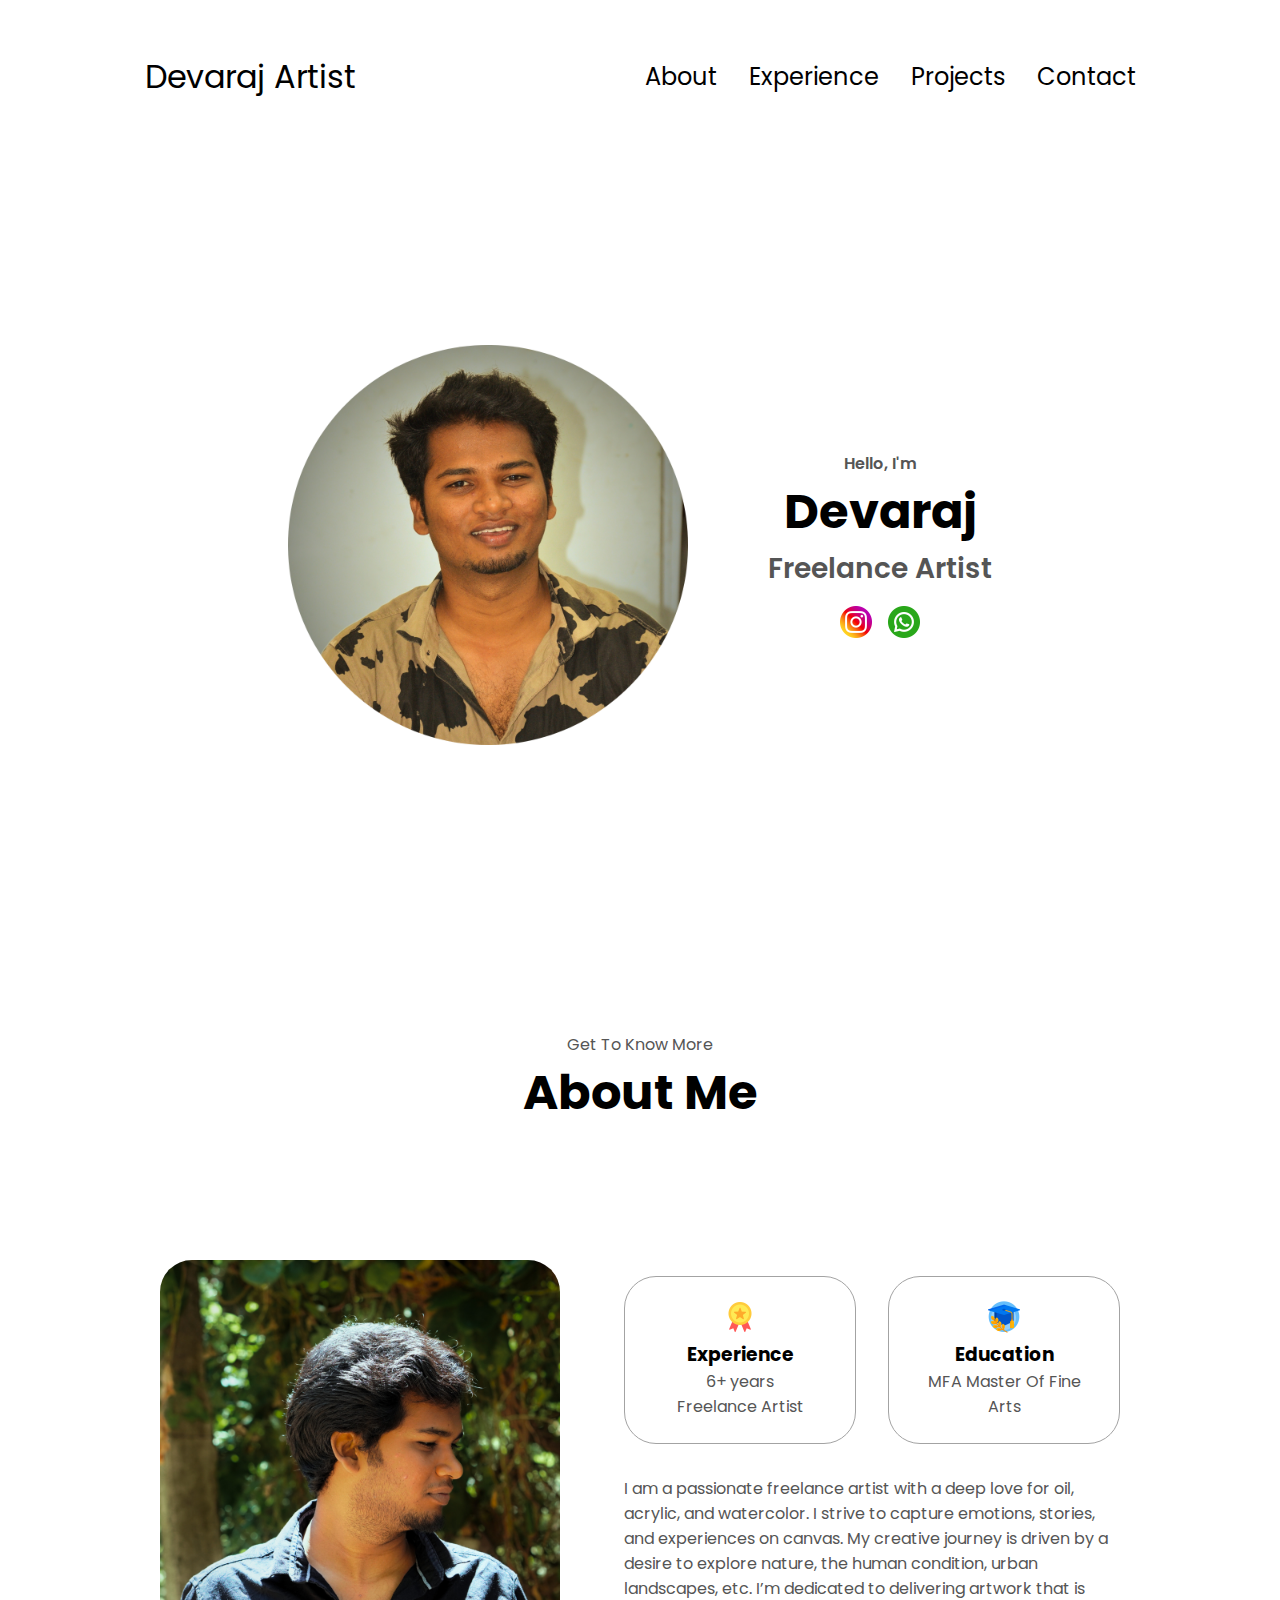
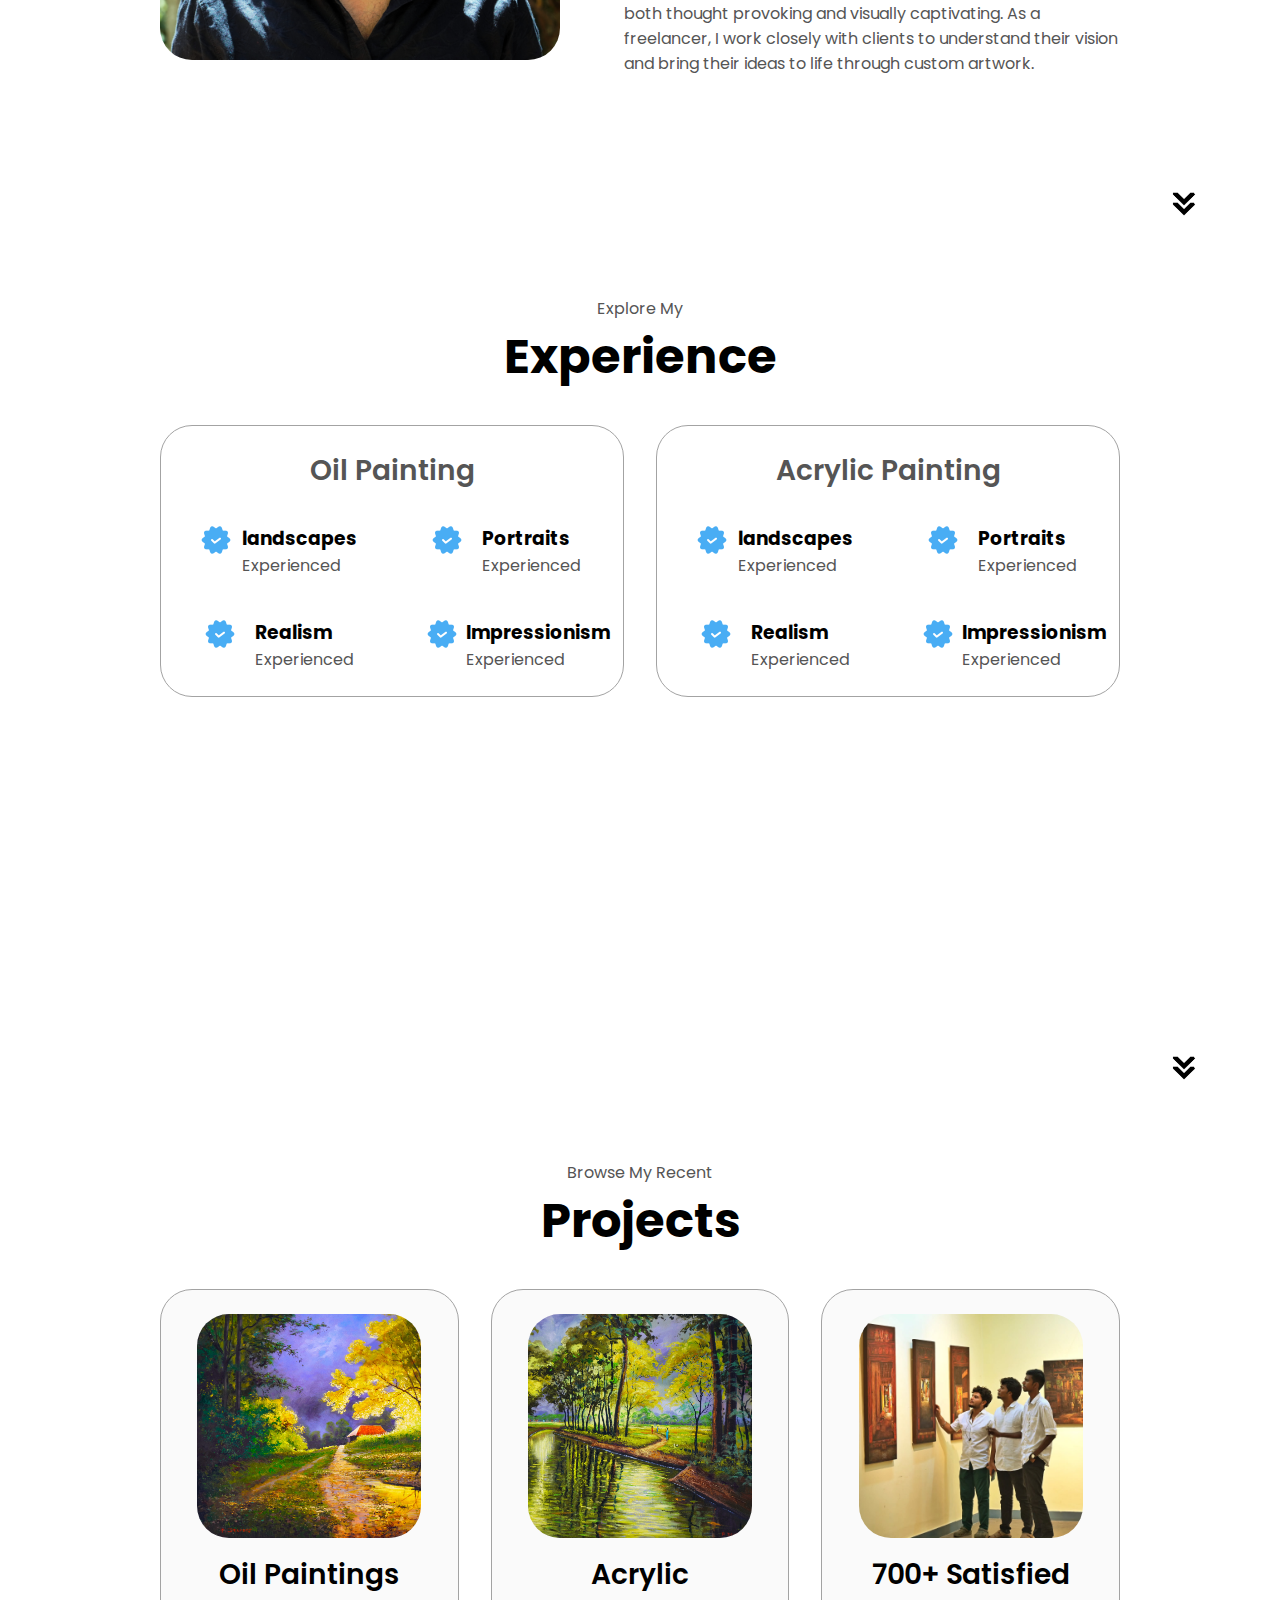
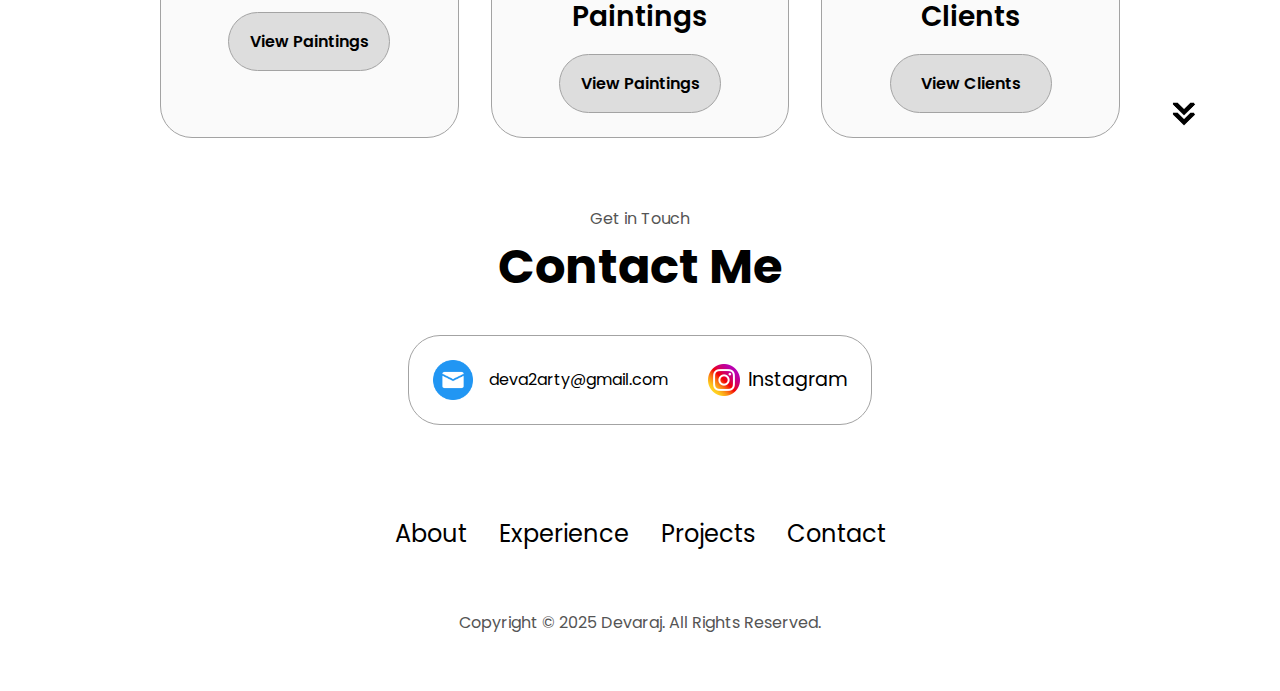
<file: index.html>
<!DOCTYPE html>
<html lang="en">
  <head>
    <meta charset="UTF-8" />
    <meta http-equiv="X-UA-Compatible" content="IE=edge" />
    <meta name="viewport" content="width=device-width, initial-scale=1.0" />
    <title>My Portfolio</title>
    <link rel="shortcut icon" href="assets/paint-palette.png" type="image/x-icon">
    <link rel="stylesheet" href="style.css" />
    <link rel="stylesheet" href="mediaqueries.css" />
  </head>
  <body>
    <nav id="desktop-nav">
      <div class="logo">Devaraj Artist</div>
      <div>
        <ul class="nav-links">
          <li><a href="#about">About</a></li>
          <li><a href="#experience">Experience</a></li>
          <li><a href="#projects">Projects</a></li>
          <li><a href="#contact">Contact</a></li>
        </ul>
      </div>
    </nav>
    <nav id="hamburger-nav">
      <div class="logo">Devaraj Artist</div>
      <div class="hamburger-menu">
        <div class="hamburger-icon" onclick="toggleMenu()">
          <span></span>
          <span></span>
          <span></span>
        </div>
        <div class="menu-links">
          <li><a href="#about" onclick="toggleMenu()">About</a></li>
          <li><a href="#experience" onclick="toggleMenu()">Experience</a></li>
          <li><a href="#projects" onclick="toggleMenu()">Projects</a></li>
          <li><a href="#contact" onclick="toggleMenu()">Contact</a></li>
        </div>
      </div>
    </nav>
    <section id="profile">
      <div class="section__pic-container">
        <img src="./assets/new.png" alt="profile picture" />
      </div>
      <div class="section__text">
        <p class="section__text__p1">Hello, I'm</p>
        <h1 class="title">Devaraj</h1>
        <p class="section__text__p2">Freelance Artist</p>
        <!-- <div class="btn-container">
          <button
            class="btn btn-color-2"
            onclick="window.open('./assets/resume-example.pdf')"
          >
            Download CV
          </button>
          <button class="btn btn-color-1" onclick="location.href='./#contact'">
            Contact Info
          </button>
        </div> -->
        <div id="socials-container">
          <img
            src="./assets/social.png"
            alt="My Instagram profile"
            class="icon"
            onclick="location.href='https://www.instagram.com/devaraj.paintings/'"
          />
          <img
            src="./assets/whatsapp.png"
            alt="My Whatsapp profile"
            class="icon"
            onclick="location.href='https://wa.me/8220801175/'"
          />
        </div>
      </div>
    </section>
    <section id="about">
      <p class="section__text__p1">Get To Know More</p>
      <h1 class="title">About Me</h1>
      <div class="section-container">
        <div class="section__pic-container">
          <img
            src="./assets/deva.png"
            alt="Profile picture"
            class="about-pic"
          />
        </div>
        <div class="about-details-container">
          <div class="about-containers">
            <div class="details-container">
              <img
                src="./assets/medal.png"
                alt="Experience icon"
                class="icon"
              />
              <h3>Experience</h3>
              <p>6+ years <br />Freelance Artist</p>
            </div>
            <div class="details-container">
              <img
                src="./assets/graduation-cap.png"
                alt="Education icon"
                class="icon"
              />
              <h3>Education</h3>
              <p>MFA Master Of Fine Arts</p>
              <!-- <p>B.Sc. Bachelors Degree<br />M.Sc. Masters Degree</p> -->
            </div>
          </div>
          <div class="text-container">
            <p>
              I am a passionate freelance artist with a deep love for oil, acrylic, and 
              watercolor. I strive to capture emotions,
               stories, and experiences on canvas. My creative journey is driven by 
               a desire to explore nature, the human condition, urban landscapes, etc. 
               I’m dedicated to delivering artwork that is both thought provoking and 
               visually captivating. As a freelancer, I work closely with clients to
                understand their vision and bring their ideas to life through custom artwork.
            </p>
          </div>
        </div>
      </div>
      <img
        src="./assets/arrow.png"
        alt="Arrow icon"
        class="icon arrow"
        onclick="location.href='./#experience'"
      />
    </section>
    <section id="experience">
      <p class="section__text__p1">Explore My</p>
      <h1 class="title">Experience</h1>
      <div class="experience-details-container">
        <div class="about-containers">
          <div class="details-container">
            <h2 class="experience-sub-title">Oil Painting</h2>
            <div class="article-container">
              <article>
                <img
                  src="./assets/verified.png"
                  alt="Experience icon"
                  class="icon"
                />
                <div>
                  <h3>landscapes</h3>
                  <p>Experienced</p>
                </div>
              </article>
              <article>
                <img
                  src="./assets/verified.png"
                  alt="Experience icon"
                  class="icon"
                />
                <div>
                  <h3>Portraits</h3>
                  <p>Experienced</p>
                </div>
              </article>
              <article>
                <img
                  src="./assets/verified.png"
                  alt="Experience icon"
                  class="icon"
                />
                <div>
                  <h3>Realism</h3>
                  <p>Experienced</p>
                </div>
              </article>
              <article>
                <img
                  src="./assets/verified.png"
                  alt="Experience icon"
                  class="icon"
                />
                <div>
                  <h3>Impressionism</h3>
                  <p>Experienced</p>
                </div>
              </article>
              <!-- <article>
                <img
                  src="./assets/checkmark.png"
                  alt="Experience icon"
                  class="icon"
                />
                <div>
                  <h3>TypeScript</h3>
                  <p>Basic</p>
                </div>
              </article>
              <article>
                <img
                  src="./assets/checkmark.png"
                  alt="Experience icon"
                  class="icon"
                />
                <div>
                  <h3>Material UI</h3>
                  <p>Intermediate</p>
                </div>
              </article> -->
            </div>
          </div>
          <div class="details-container">
            <h2 class="experience-sub-title">Acrylic Painting</h2>
            <div class="article-container">
              <article>
                <img
                  src="./assets/verified.png"
                  alt="Experience icon"
                  class="icon"
                />
                <div>
                  <h3>landscapes</h3>
                  <p>Experienced</p>
                </div>
              </article>
              <article>
                <img
                  src="./assets/verified.png"
                  alt="Experience icon"
                  class="icon"
                />
                <div>
                  <h3>Portraits</h3>
                  <p>Experienced</p>
                </div>
              </article>
              <article>
                <img
                  src="./assets/verified.png"
                  alt="Experience icon"
                  class="icon"
                />
                <div>
                  <h3>Realism</h3>
                  <p>Experienced</p>
                </div>
              </article>
              <article>
                <img
                  src="./assets/verified.png"
                  alt="Experience icon"
                  class="icon"
                />
                <div>
                  <h3>Impressionism</h3>
                  <p>Experienced</p>
                </div>
              </article>
            </div>
          </div>
        </div>
      </div>
      <img
        src="./assets/arrow.png"
        alt="Arrow icon"
        class="icon arrow"
        onclick="location.href='./#projects'"
      />
    </section>
    <section id="projects">
      <p class="section__text__p1">Browse My Recent</p>
      <h1 class="title">Projects</h1>
      <div class="experience-details-container">
        <div class="about-containers">
          <div class="details-container color-container">
            <div class="article-container">
              <img
                src="./assets/Painting-1.JPG"
                alt="Project 1"
                class="project-img"
              />
            </div>
            <h2 class="experience-sub-title project-title">Oil Paintings</h2>
            <div class="btn-container">

              <!-- <button
                class="btn btn-color-2 project-btn"
                onclick="location.href='oil-paintings.html'"
              >
                View Paintings
              </button> -->
              <a class="btn btn-color-2 project-btn" href="oil-paintings.html" style="text-decoration:none;">View Paintings</a>
              <!-- <button
                class="btn btn-color-2 project-btn"
                onclick="location.href='https://github.com/'"
              >
                Live Demo
              </button> -->
            </div>
          </div>
          <div class="details-container color-container">
            <div class="article-container">
              <img
                src="./assets/Painting-2.JPG"
                alt="Project 2"
                class="project-img"
              />
            </div>
            <h2 class="experience-sub-title project-title">Acrylic Paintings</h2>
            <div class="btn-container">

              <a class="btn btn-color-2 project-btn" href="acrylic-paintings.html" style="text-decoration:none;">View Paintings</a>
              <!-- <a href="acrylic-paintings.html">llll</a> -->
              <!-- <button
                class="btn btn-color-2 project-btn"
                onclick="location.href='/acrylic-paintings.html'"
              >
                View Paintings
              </button> -->
              <!-- <button
                class="btn btn-color-2 project-btn"
                onclick="location.href='https://github.com/'"
              >
                Live Demo
              </button> -->
            </div>
          </div>
          <div class="details-container color-container">
            <div class="article-container">
              <img
                src="./assets/clients.png"
                alt="Project 3"
                class="project-img"
              />
            </div>
            <h2 class="experience-sub-title project-title">700+ Satisfied Clients</h2>
            <div class="btn-container">
              <a class="btn btn-color-2 project-btn" href="client.html" style="text-decoration:none;">View Clients</a>
              <!-- <button
                class="btn btn-color-2 project-btn"
                onclick="location.href='/client.html'"
              >
                View Clients
              </button> -->
              <!-- <button
                class="btn btn-color-2 project-btn"
                onclick="location.href='https://github.com/'"
              >
                Live Demo
              </button> -->
            </div>
          </div>
        </div>
      </div>
      <img
        src="./assets/arrow.png"
        alt="Arrow icon"
        class="icon arrow"
        onclick="location.href='./#contact'"
      />
    </section>
    <section id="contact">
      <p class="section__text__p1">Get in Touch</p>
      <h1 class="title">Contact Me</h1>
      <div class="contact-info-upper-container">
        <div class="contact-info-container">
          <img
            src="./assets/gmail.png"
            alt="Email icon"
            class="icon contact-icon email-icon"
          />
          <!-- <p><a href="examplemail@gmail.com">deva2arty@gmail.com</a></p> -->
          <p><div>deva2arty@gmail.com</div></p>
        </div>
        <div class="contact-info-container">
          <img
            src="./assets/social.png"
            alt="LinkedIn icon"
            class="icon contact-icon"
          />
          <p><a href="https://www.instagram.com/devaraj.paintings/">Instagram</a></p>
        </div>
      </div>
    </section>
    <footer>
      <nav>
        <div class="nav-links-container">
          <ul class="nav-links">
            <li><a href="#about">About</a></li>
            <li><a href="#experience">Experience</a></li>
            <li><a href="#projects">Projects</a></li>
            <li><a href="#contact">Contact</a></li>
          </ul>
        </div>
      </nav>
      <p>Copyright &#169; 2025 Devaraj. All Rights Reserved.</p>
    </footer>
    <script src="script.js"></script>
  </body>
</html>
</file>
<file: style.css>
/* GENERAL */

@import url("https://fonts.googleapis.com/css2?family=Poppins:wght@300;400;500;600&display=swap");

* {
  margin: 0;
  padding: 0;
}

body {
  font-family: "Poppins", sans-serif;
  /* background: #45bdbd; */
}

html {
  scroll-behavior: smooth;
}

p {
  color: rgb(85, 85, 85);
}

/* TRANSITION */

a,
.btn {
  transition: all 300ms ease;
}

/* DESKTOP NAV */

nav,
.nav-links {
  display: flex;
}

nav {
  justify-content: space-around;
  align-items: center;
  height: 17vh;
}

.nav-links {
  gap: 2rem;
  list-style: none;
  font-size: 1.5rem;
}

a {
  color: black;
  text-decoration: none;
  text-decoration-color: white;
}

a:hover {
  color: grey;
  text-decoration: underline;
  text-underline-offset: 1rem;
  text-decoration-color: rgb(181, 181, 181);
}

.logo {
  font-size: 2rem;
}

.logo:hover {
  cursor: default;
}

/* HAMBURGER MENU */

#hamburger-nav {
  display: none;
}

.hamburger-menu {
  position: relative;
  display: inline-block;
}

.hamburger-icon {
  display: flex;
  flex-direction: column;
  justify-content: space-between;
  height: 24px;
  width: 30px;
  cursor: pointer;
}

.hamburger-icon span {
  width: 100%;
  height: 2px;
  background-color: black;
  transition: all 0.3 ease-in-out;
}

.menu-links {
  position: absolute;
  top: 100%;
  right: 0;
  background-color: white;
  width: fit-content;
  max-height: 0;
  overflow: hidden;
  transition: all 0.3 ease-in-out;
}

.menu-links a {
  display: block;
  padding: 10px;
  text-align: center;
  font-size: 1.5rem;
  color: black;
  text-decoration: none;
  transition: all 0.3 ease-in-out;
}

.menu-links li {
  list-style: none;
}

.menu-links.open {
  max-height: 300px;
}

.hamburger-icon.open span:first-child {
  transform: rotate(45deg) translate(10px, 5px);
}

.hamburger-icon.open span:nth-child(2) {
  opacity: 0;
}

.hamburger-icon.open span:last-child {
  transform: rotate(-45deg) translate(10px, -5px);
}

.hamburger-icon span:first-child {
  transform: none;
}

.hamburger-icon span:first-child {
  opacity: 1;
}

.hamburger-icon span:first-child {
  transform: none;
}

/* SECTIONS */

section {
  padding-top: 4vh;
  height: 96vh;
  margin: 0 10rem;
  box-sizing: border-box;
  min-height: fit-content;
}

.section-container {
  display: flex;
}

/* PROFILE SECTION */

#profile {
  display: flex;
  justify-content: center;
  gap: 5rem;
  height: 80vh;
}

.section__pic-container {
  display: flex;
  height: 400px;
  width: 400px;
  margin: auto 0;
}

.section__text {
  align-self: center;
  text-align: center;
}

.section__text p {
  font-weight: 600;
}

.section__text__p1 {
  text-align: center;
}

.section__text__p2 {
  font-size: 1.75rem;
  margin-bottom: 1rem;
}

.title {
  font-size: 3rem;
  text-align: center;
}

#socials-container {
  display: flex;
  justify-content: center;
  margin-top: 1rem;
  gap: 1rem;
}

/* ICONS */

.icon {
  cursor: pointer;
  height: 2rem;
}

/* BUTTONS */

.btn-container {
  display: flex;
  justify-content: center;
  gap: 1rem;
}

.btn {
  font-weight: 600;
  transition: all 300ms ease;
  padding: 1rem;
  width: 8rem;
  border-radius: 2rem;
}

.btn-color-1,
.btn-color-2 {
  border: rgb(53, 53, 53) 0.1rem solid;
}

.btn-color-1:hover,
.btn-color-2:hover {
  cursor: pointer;
}

.btn-color-1,
.btn-color-2:hover {
  background: rgb(53, 53, 53);
  color: white;
}

.btn-color-1:hover {
  background: rgb(0, 0, 0);
}

.btn-color-2 {
  background: none;
}

.btn-color-2:hover {
  border: rgb(255, 255, 255) 0.1rem solid;
}

.btn-container {
  gap: 1rem;
}

/* ABOUT SECTION */

#about {
  position: relative;
}

.about-containers {
  gap: 2rem;
  margin-bottom: 2rem;
  margin-top: 2rem;
}

.about-details-container {
  justify-content: center;
  flex-direction: column;
}

.about-containers,
.about-details-container {
  display: flex;
}

.about-pic {
  border-radius: 2rem;
}

.arrow {
  position: absolute;
  right: -5rem;
  bottom: 2.5rem;
}

.details-container {
  padding: 1.5rem;
  flex: 1;
  background: white;
  border-radius: 2rem;
  border: rgb(53, 53, 53) 0.1rem solid;
  border-color: rgb(163, 163, 163);
  text-align: center;
}

.section-container {
  gap: 4rem;
  height: 80%;
}

.section__pic-container {
  height: 400px;
  width: 400px;
  margin: auto 0;
}

/* EXPERIENCE SECTION */

#experience {
  position: relative;
}

.experience-sub-title {
  color: rgb(85, 85, 85);
  font-weight: 600;
  font-size: 1.75rem;
  margin-bottom: 2rem;
}

.experience-details-container {
  display: flex;
  justify-content: center;
  flex-direction: column;
}

.article-container {
  display: flex;
  text-align: initial;
  flex-wrap: wrap;
  flex-direction: row;
  gap: 2.5rem;
  justify-content: space-around;
}

article {
  display: flex;
  width: 10rem;
  justify-content: space-around;
  gap: 0.5rem;
}

article .icon {
  cursor: default;
}

/* PROJECTS SECTION */

#projects {
  position: relative;
}

.color-container {
  border-color: rgb(163, 163, 163);
  background: rgb(250, 250, 250);
}

.project-img {
  border-radius: 2rem;
  width: 90%;
  height: 90%;
}

.project-title {
  margin: 1rem;
  color: black;
}

.project-btn {
  color: black;
  border-color: rgb(163, 163, 163);
  background-color: rgba(163, 163, 163, 0.322);
  /* border-width: medium; */
  /* border: none; */
}

/* CONTACT */

#contact {
  display: flex;
  justify-content: center;
  flex-direction: column;
  height: 70vh;
}

.contact-info-upper-container {
  display: flex;
  justify-content: center;
  border-radius: 2rem;
  border: rgb(53, 53, 53) 0.1rem solid;
  border-color: rgb(163, 163, 163);
  background: (250, 250, 250);
  margin: 2rem auto;
  padding: 0.5rem;
}

.contact-info-container {
  display: flex;
  align-items: center;
  justify-content: center;
  gap: 0.5rem;
  margin: 1rem;
}

.contact-info-container p {
  font-size: larger;
}

.contact-icon {
  cursor: default;
}

.email-icon {
  height: 2.5rem;
}

/* FOOTER SECTION */

footer {
  height: 26vh;
  margin: 0 1rem;
}

footer p {
  text-align: center;
}
</file>
<file: mediaqueries.css>
@media screen and (max-width: 1400px) {
  #profile {
    height: 83vh;
    margin-bottom: 6rem;
  }
  .about-containers {
    flex-wrap: wrap;
  }
  #contact,
  #projects {
    height: fit-content;
  }
}

@media screen and (max-width: 1200px) {
  #desktop-nav {
    display: none;
  }
  #hamburger-nav {
    display: flex;
  }
  #experience,
  .experience-details-container {
    margin-top: 2rem;
  }
  #profile,
  .section-container {
    display: block;
  }
  .arrow {
    display: none;
  }
  section,
  .section-container {
    height: fit-content;
  }
  section {
    margin: 0 5%;
  }
  .section__pic-container {
    width: 275px;
    height: 275px;
    margin: 0 auto 2rem;
  }
  .about-containers {
    margin-top: 0;
  }
}

@media screen and (max-width: 600px) {
  #contact,
  footer {
    height: 40vh;
  }
  #profile {
    height: 83vh;
    margin-bottom: 0;
  }
  article {
    font-size: 1rem;
  }
  footer nav {
    height: fit-content;
    margin-bottom: 2rem;
  }
  .about-containers,
  .contact-info-upper-container,
  .btn-container {
    flex-wrap: wrap;
  }
  .contact-info-container {
    margin: 0;
  }
  .contact-info-container p,
  .nav-links li a {
    font-size: 1rem;
  }
  .experience-sub-title {
    font-size: 1.25rem;
  }
  .logo {
    font-size: 1.5rem;
  }
  .nav-links {
    flex-direction: column;
    gap: 0.5rem;
    text-align: center;
  }
  .section__pic-container {
    width: auto;
    height: 60vw;
    /* height: 46vw; */
    justify-content: center;
  }
  .section__text__p2 {
    font-size: 1.25rem;
  }
  .title {
    font-size: 2rem;
  }
  .text-container {
    text-align: justify;
  }
}
</file>
